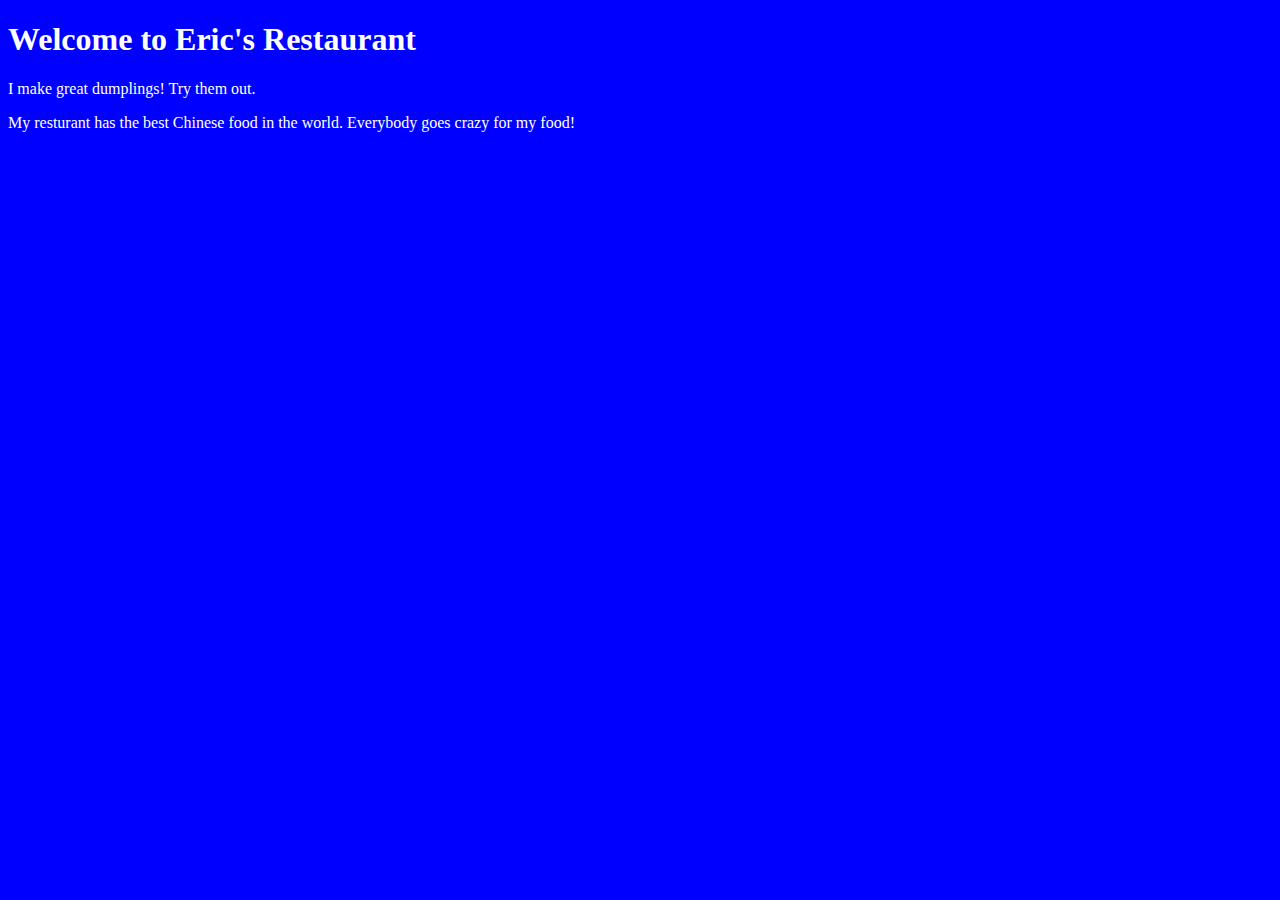
<file: unit_1/index.html>
<!DOCTYPE html>

<html>

<head>

<title>Eric's Restaurant</title>
<link rel="stylesheet" type="text/css" href="css/style.css">

</head>


<body>
	<h1>Welcome to Eric's Restaurant</h1>
	<p>I make great dumplings! Try them out.</p>
	<p>My resturant has the best Chinese food in the world. Everybody goes crazy for my food!</p>
</body>

</html>
</file>
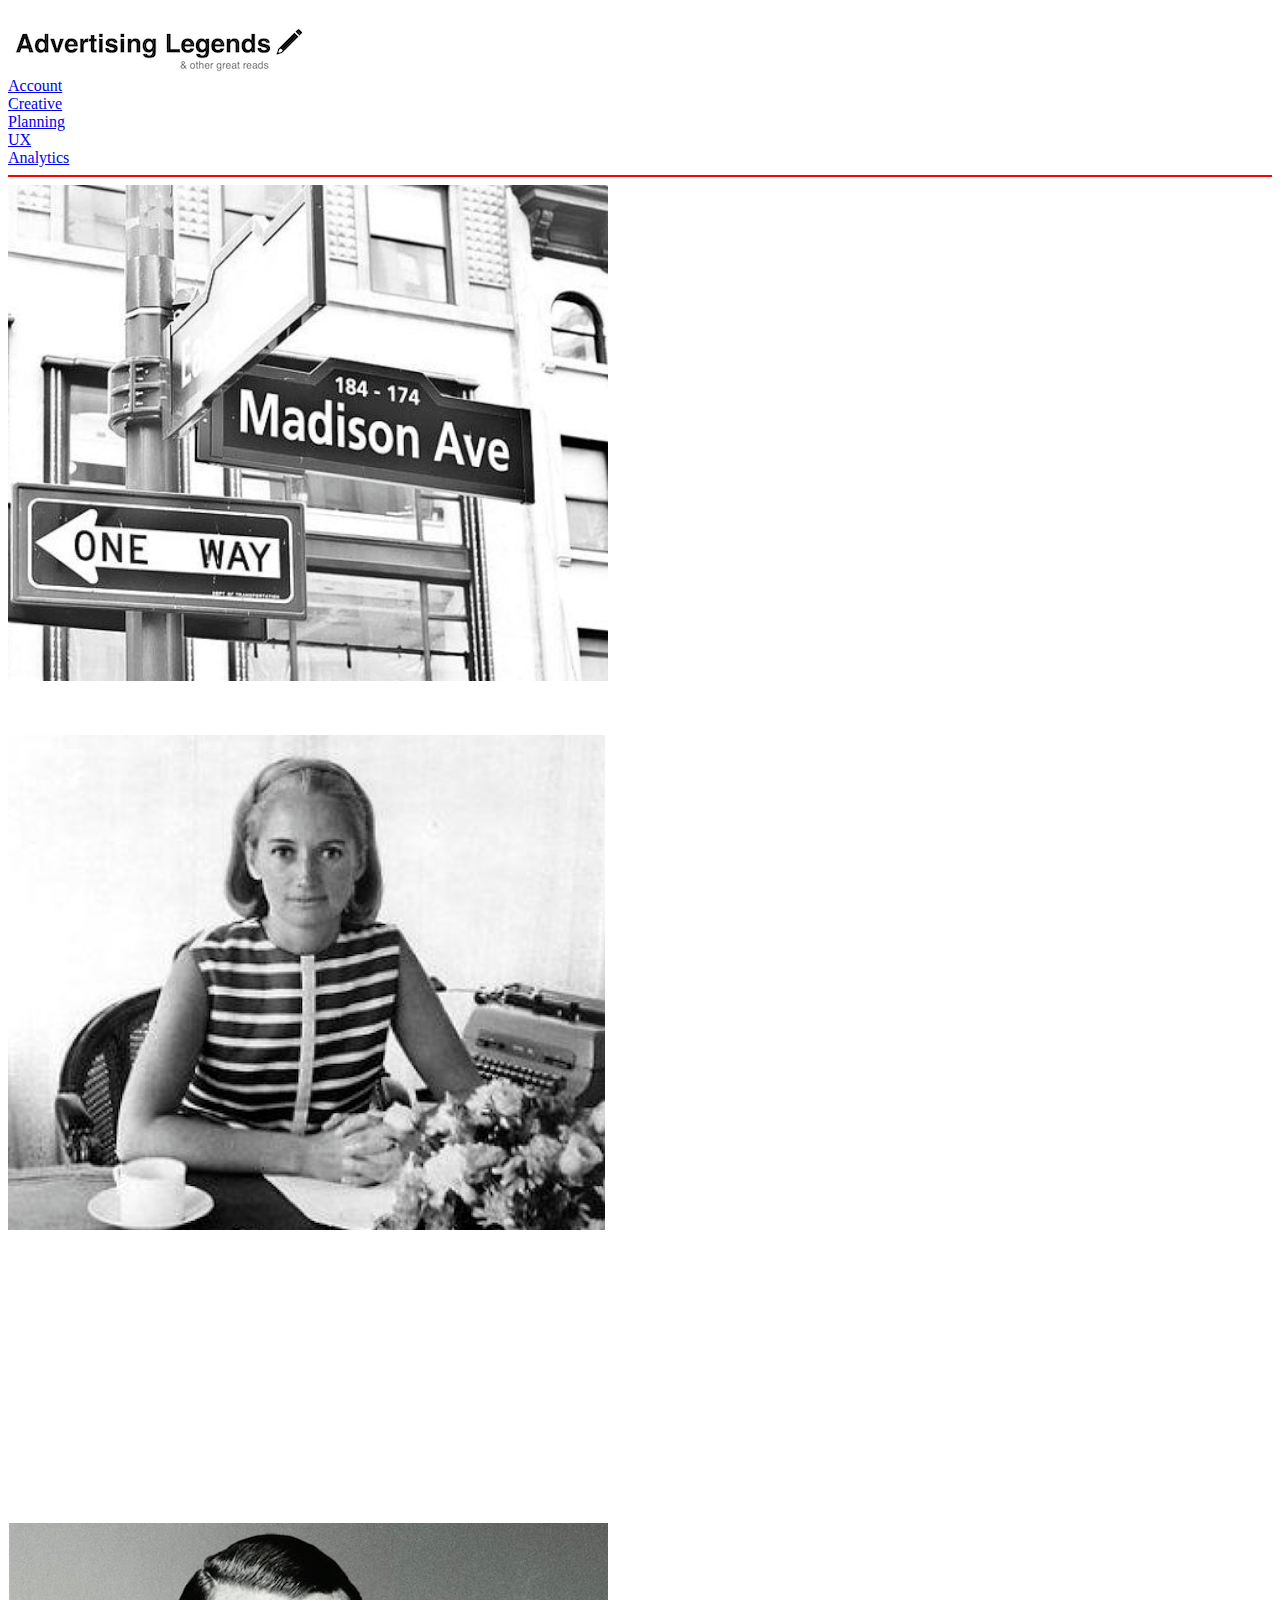
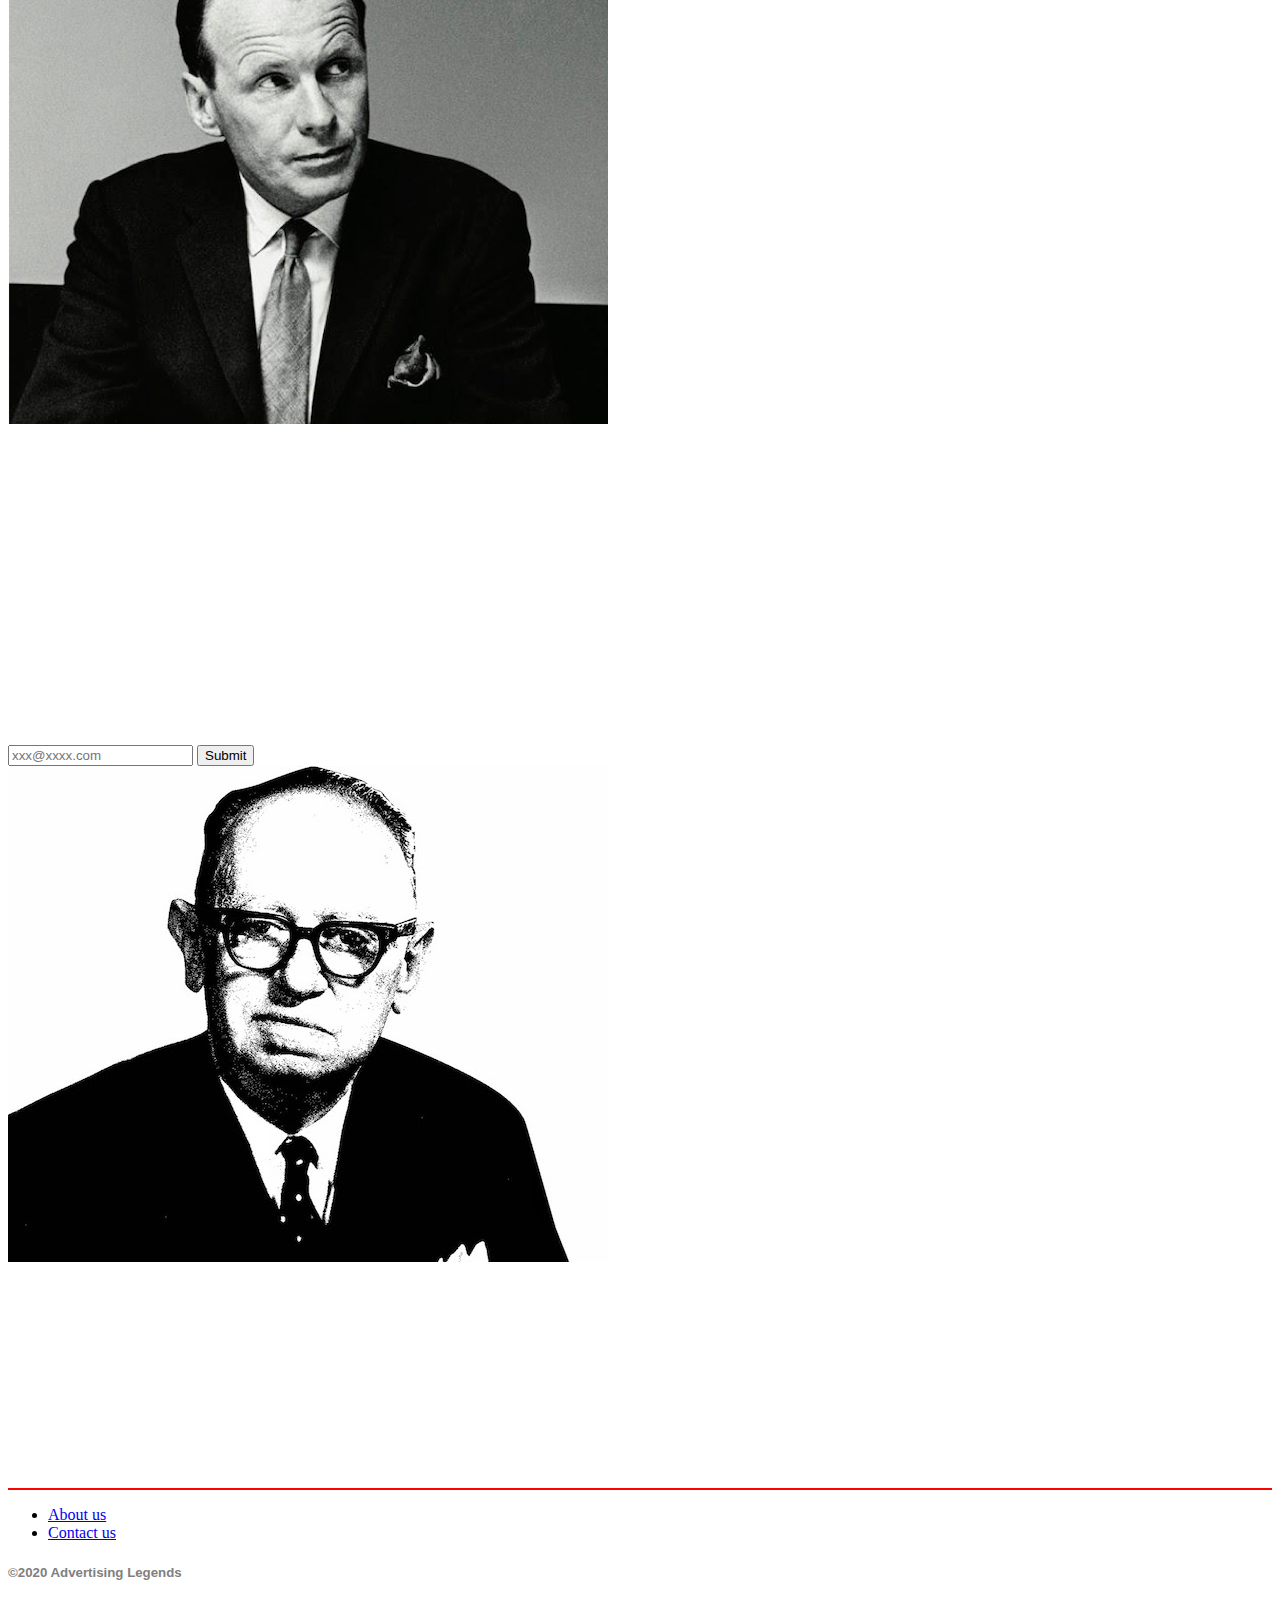
<file: unit_3/index.html>
<!DOCTYPE html>
<html>

<head>
	<link rel="stylesheet" href="css/style.css">
	<title>Advertising legends and other great reads</title>
	<style>@import url('https://fonts.googleapis.com/css?family=Playfair+Display|Source+Sans+Pro&display=swap')</style>
</head>

	<body>

		<section id="pagewidth">	

		<!navigation bar>

			<nav class="navigationbar">	
				<img src="images/advertising_ legends_logo300.png" alt="Advertising Legends and other great reads logo" class="logo">
				<nav ul>
					<li><a href="/account.html">Account</a></li>
					<li><a href="/creative.html">Creative</a></li>
					<li><a href="/planning.html">Planning</a></li>
					<li><a href="/ux.html">UX</a></li>
					<li><a href="/analytics.html">Analytics</a></li>
				</ul>
			</nav>
			<div class="clear"></div>
			<hr>

		<!hero bar>	
			
			<img src="images/madisonavenue.png" alt="hero image" class="hero">
			<section class="column2">
				<p class="heroheadline">Great books about advertising and the legends who built the industry.</p>
			</section>
			<div class="clear"></div>
			
		<!first bar>	

			<img src="images/marywellslawrence.png" alt="Mary Wells Lawrence" class="mary">
			<article class="column3">
			  	<h4>Post Added: December 2019</h4>
			  	<h1>"You can’t just be you. You have to double yourself. You have to read books on subjects you know nothing about. You have to travel to places you never thought of traveling. You have to meet every kind of person and endlessly stretch what you know."</h1>
			  	<h3>Mary Wells Lawrence</h3>
			  	<a href="/mary.html" class="readmore">Read more about Mary</a>
			</article>
			<div class="clear"></div>

		<!second bar>
			
			<img src="images/davidogilvy.png" alt="David Ogilvy" class="david">
			<article class="column4">
			  	<h4>Post Added: November 2019</h4>
			  	<h1>"When I write an advertisement, I don't want you to tell me that you find it 'creative.' I want you to find it so interesting that you buy the product."</h1>
			  	<h3>David Ogilvy</h3>
			  	<a href="/david.html" class="readmore">Read more about David</a>
			</article>
			<div class="clear"></div>
			
		<!sign up bar>
			<section class="signupbar">
				<h2>Sign up for more updates</h2>
				<p>Email address:</p>
				<form>
					<input type="email" name="email" placeholder="xxx@xxxx.com" required>
					<button type="submit">Submit</button>
				</form>
			</section>
			<div class="clear"></div>
			
		<!third bar>	
			
			<img src="images/leoburnett.jpg" alt="Leo Burnett" class="leo">
			<section class="column5">
				<h4>Post Added: October 2019</h4>
			  	<h1>"Make it simple. Make it memorable. Make it inviting to look at. Make it fun to read."</h1>
			  	<h3>Leo Burnett</h3>
			  	<a href="/leo.html" class="readmore">Read more about Leo</a>
			</section>
			<hr>
			<div class="clear"></div>
		</section>
	<!footer>
	<nav class="footerbar">
		<ul>
			<li><a href="/about us.html">About us</a></li>
			<li><a href="/contactus.html">Contact us</a></li>
		</ul>
		<h5>©2020 Advertising Legends</h5>
	</nav>
	<div class="clear"></div>
	
	</body>
</html>
</file>
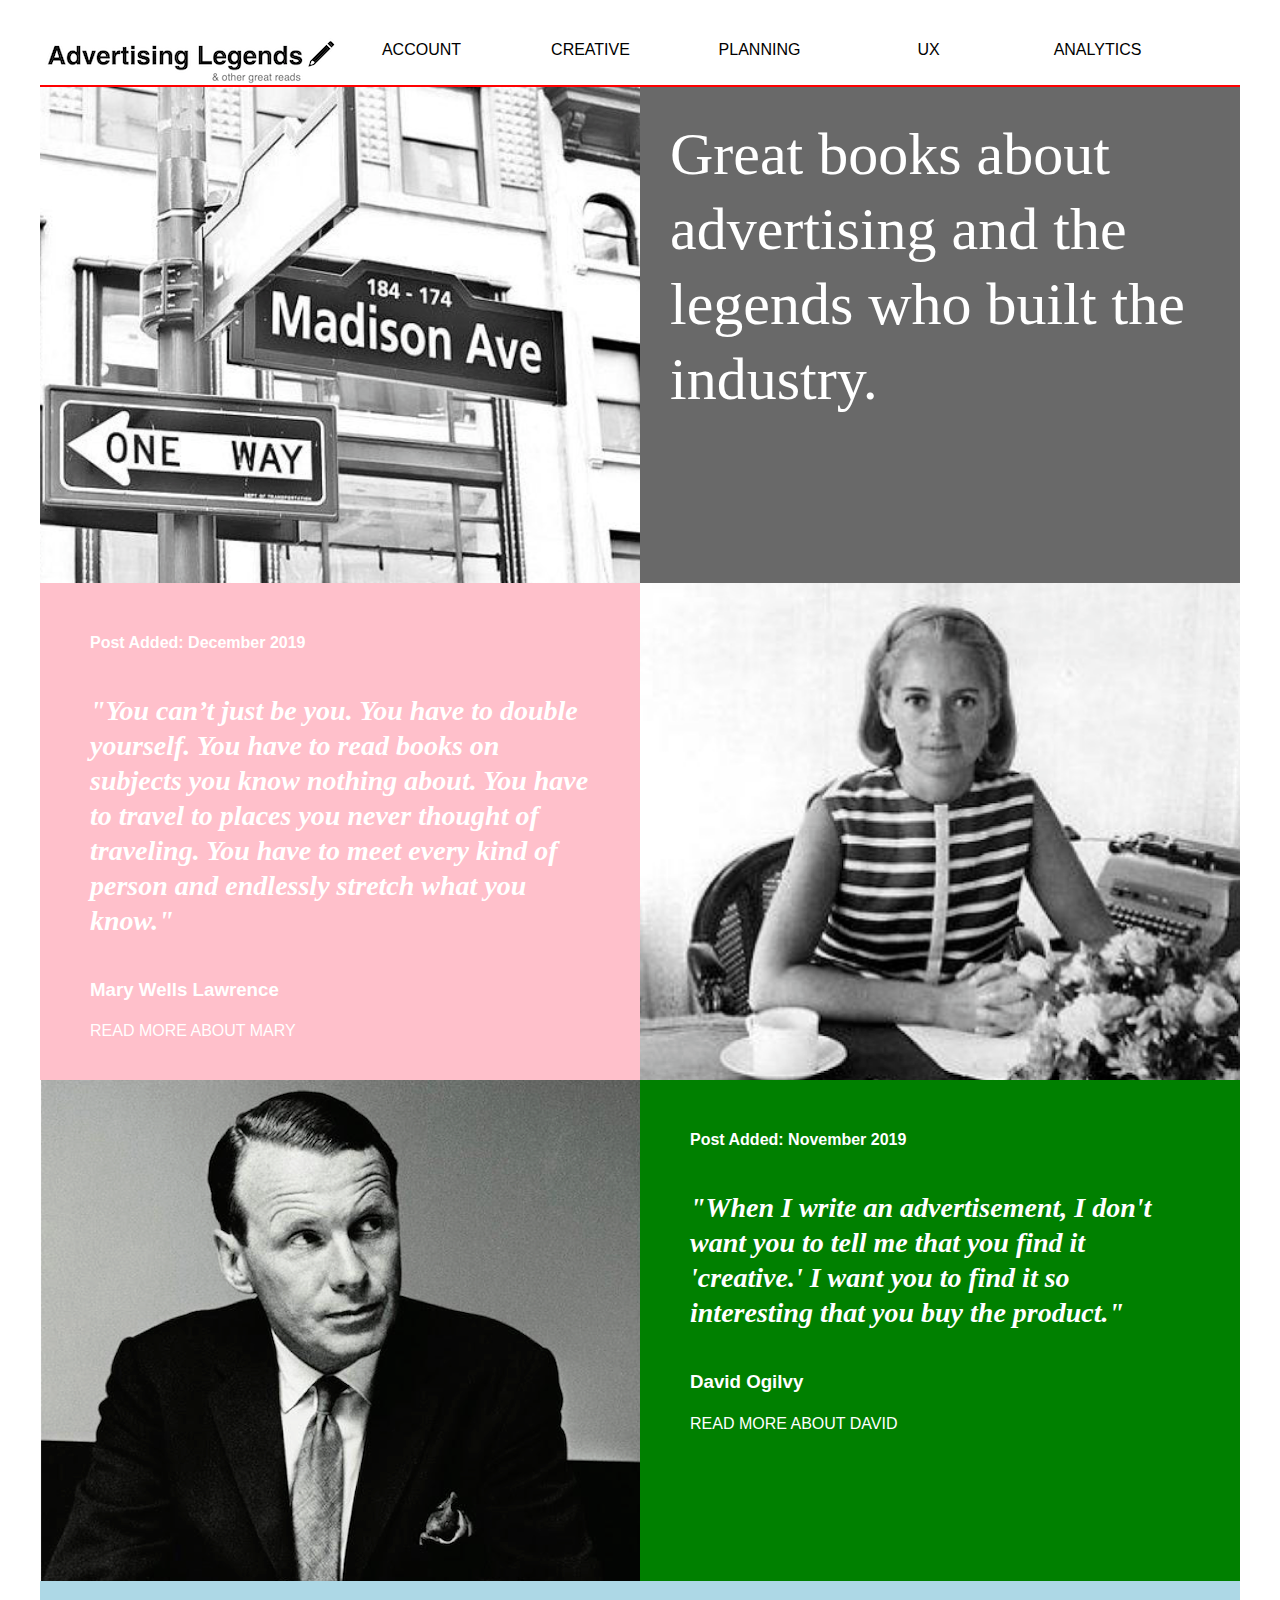
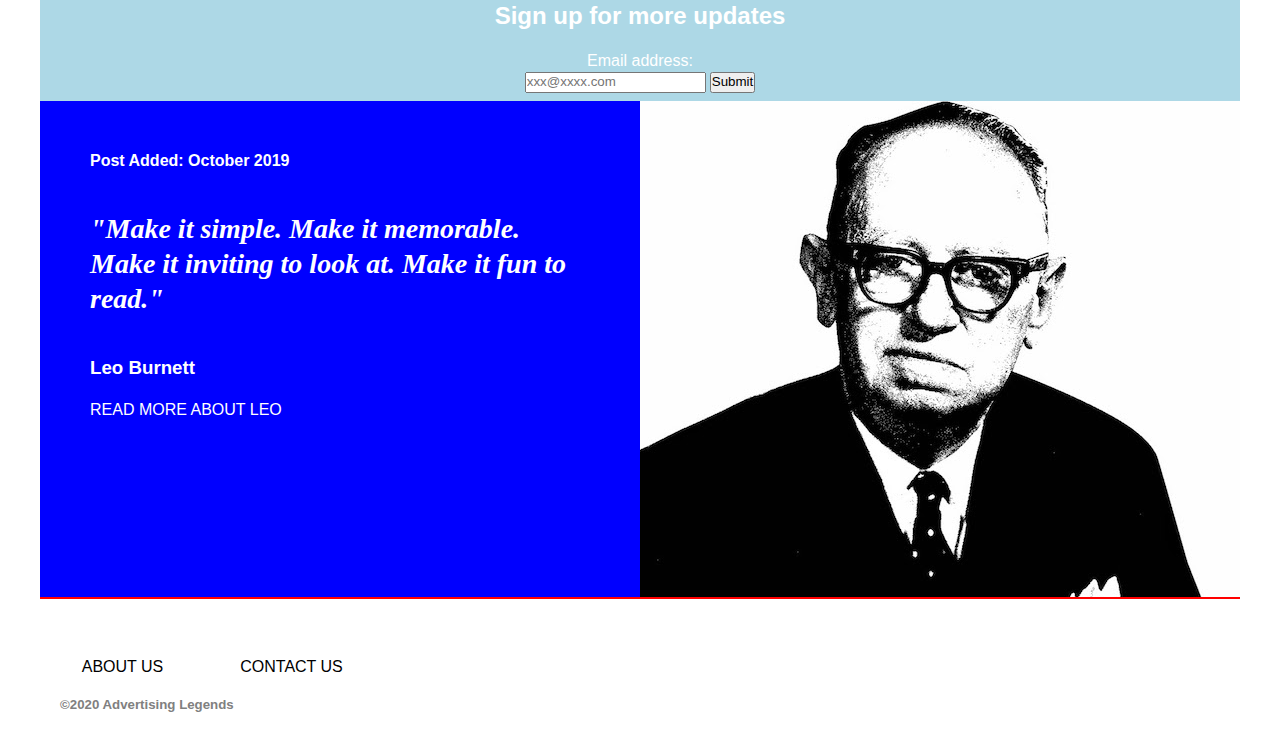
<file: unit_4/index.html>
<!DOCTYPE html>
<html>

<head>
	<link rel="stylesheet" href="css/style.css">
	<title>Advertising legends and other great reads</title>
	<style>@import url('https://fonts.googleapis.com/css?family=Amiri|Archivo+Black&display=swap')</style>
</head>

	<body>

		<section id="pagewidth">	

		<!navigation bar>

			<nav class="navigationbar">	
				<img src="images/advertising_legends_logo.png" alt="Advertising Legends and other great reads logo" class="logo">
				<nav ul>
					<li><a href="/account.html">Account</a></li>
					<li><a href="/creative.html">Creative</a></li>
					<li><a href="/planning.html">Planning</a></li>
					<li><a href="/ux.html">UX</a></li>
					<li><a href="/analytics.html">Analytics</a></li>
				</ul>
			</nav>
			<div class="clear"></div>
			<hr>

		<!hero bar>	
			
			<img src="images/madisonavenue.png" alt="hero image" class="hero">
			<section class="column2">
				<p class="heroheadline">Great books about advertising and the legends who built the industry.</p>
			</section>
			<div class="clear"></div>
			
		<!first bar>	

			<img src="images/marywellslawrence.png" alt="Mary Wells Lawrence" class="mary">
			<article class="column3">
			  	<h4>Post Added: December 2019</h4>
			  	<h1>"You can’t just be you. You have to double yourself. You have to read books on subjects you know nothing about. You have to travel to places you never thought of traveling. You have to meet every kind of person and endlessly stretch what you know."</h1>
			  	<h3>Mary Wells Lawrence</h3>
			  	<a href="/mary.html" class="readmore">Read more about Mary</a>
			</article>
			<div class="clear"></div>

		<!second bar>
			
			<img src="images/davidogilvy.png" alt="David Ogilvy" class="david">
			<article class="column4">
			  	<h4>Post Added: November 2019</h4>
			  	<h1>"When I write an advertisement, I don't want you to tell me that you find it 'creative.' I want you to find it so interesting that you buy the product."</h1>
			  	<h3>David Ogilvy</h3>
			  	<a href="/david.html" class="readmore">Read more about David</a>
			</article>
			<div class="clear"></div>
			
		<!sign up bar>
			<section class="signupbar">
				<h2>Sign up for more updates</h2>
				<p>Email address:</p>
				<form>
					<input type="email" name="email" placeholder="xxx@xxxx.com" required>
					<button type="submit">Submit</button>
				</form>
			</section>
			<div class="clear"></div>
			
		<!third bar>	
			
			<img src="images/leoburnett.jpg" alt="Leo Burnett" class="leo">
			<section class="column5">
				<h4>Post Added: October 2019</h4>
			  	<h1>"Make it simple. Make it memorable. Make it inviting to look at. Make it fun to read."</h1>
			  	<h3>Leo Burnett</h3>
			  	<a href="/leo.html" class="readmore">Read more about Leo</a>
			</section>
			<hr>
			<div class="clear"></div>
		</section>
	<!footer>
	<nav class="footerbar">
		<ul>
			<li><a href="/aboutus.html">About us</a></li>
			<li><a href="/contactus.html">Contact us</a></li>
		</ul>
		<h5>©2020 Advertising Legends</h5>
	</nav>
	<div class="clear"></div>
	
	</body>
</html>
</file>
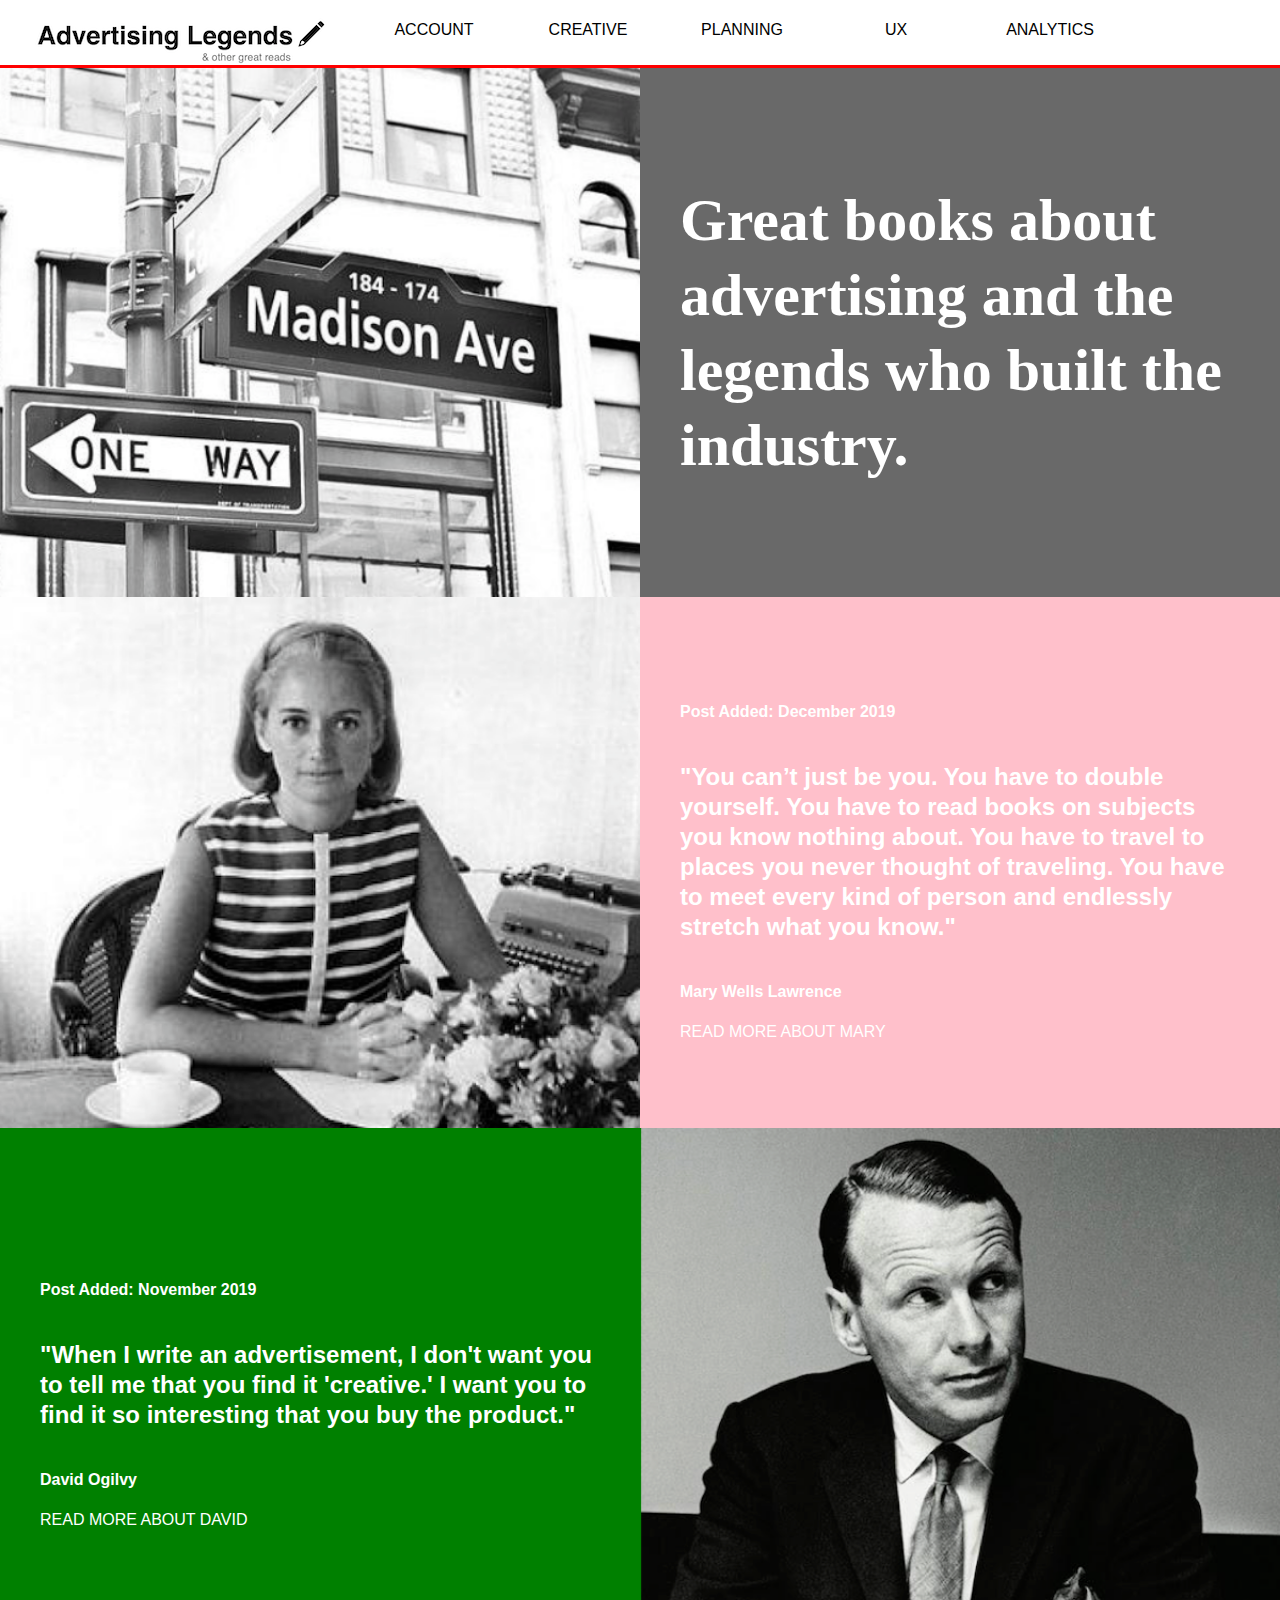
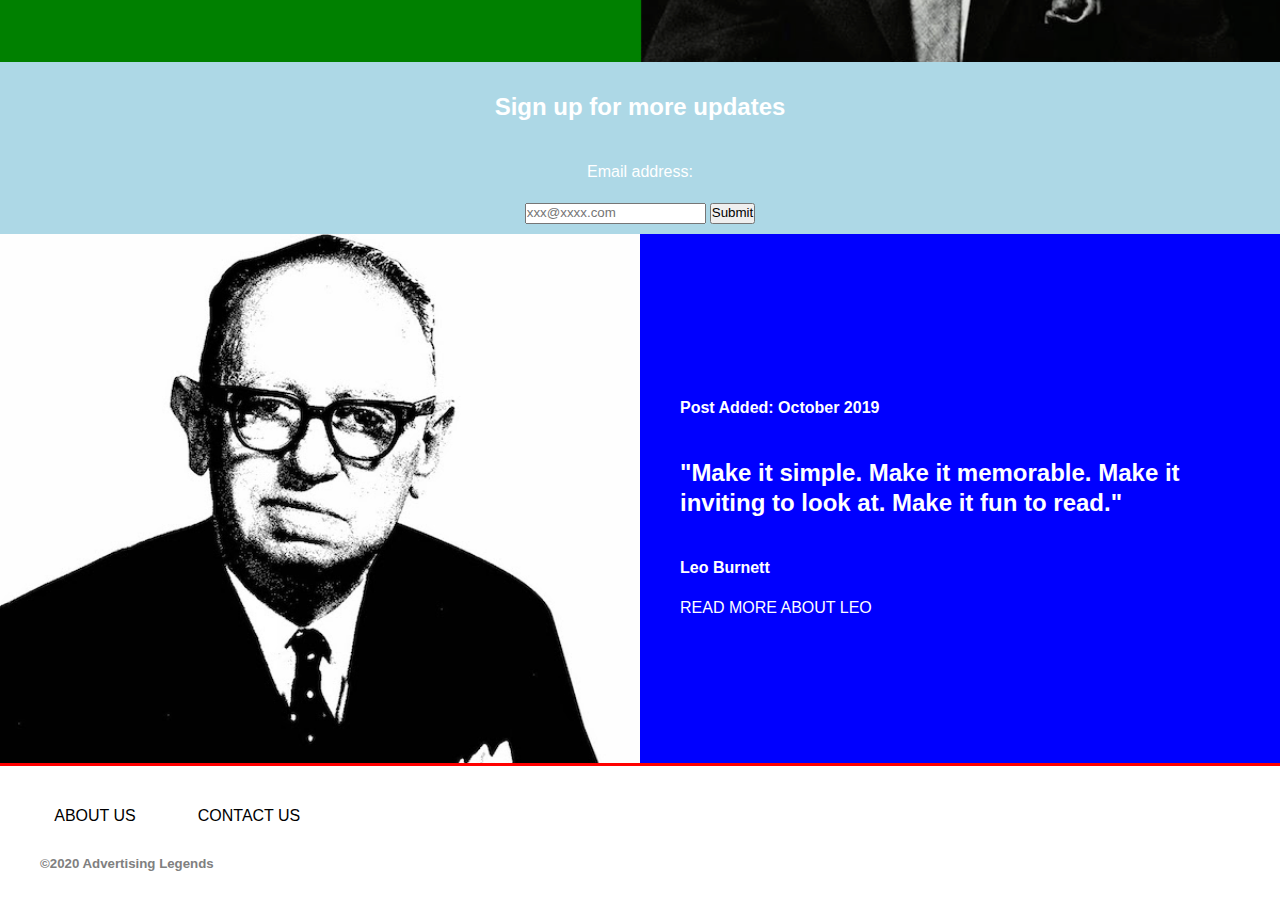
<file: unit_5/index.html>
<!DOCTYPE html>
<html>

<head>
	<link rel="stylesheet" href="css/style.css">
	<title>Advertising legends and other great reads</title>
	<style>@import url('https://fonts.googleapis.com/css?family=Amiri|Archivo+Black&display=swap')</style>
</head>

<body>	

	<!--navigation bar-->
		<nav class="navigationbar">	
			<img src="images/legends_logo.png" alt="Legends and other great reads logo" class="logo">
			<ul>
				<li><a href="/account.html">Account</a></li>
				<li><a href="/creative.html">Creative</a></li>
				<li><a href="/planning.html">Planning</a></li>
				<li><a href="/ux.html">UX</a></li>
				<li><a href="/analytics.html">Analytics</a></li>
			</ul>	
		</nav>

	<!--hero bar-->	
		<section class="column herocopy">
			<img src="images/madisonavenue.png" alt="hero image">
			<h1 class="heroheadline">Great books about advertising and the legends who built the industry.</h1>
		</section>
			
	<!--first bar-->	
		<article class="column columnmary">
			<img src="images/marywellslawrence.png" alt="Mary Wells Lawrence">
			<div>
			  	<h4>Post Added: December 2019</h4>
			  	<h2>"You can’t just be you. You have to double yourself. You have to read books on subjects you know nothing about. You have to travel to places you never thought of traveling. You have to meet every kind of person and endlessly stretch what you know."</h2>
			  	<h4>Mary Wells Lawrence</h4>
			  	<a href="/mary.html" class="readmore">Read more about Mary</a>
			 </div>
		</article>

	<!--second bar-->
		<article class="column columndavid">
			<img src="images/davidogilvy.png" alt="David Ogilvy" class="david">
			<div>
			  	<h4>Post Added: November 2019</h4>
			  	<h2>"When I write an advertisement, I don't want you to tell me that you find it 'creative.' I want you to find it so interesting that you buy the product."</h2>
			  	<h4>David Ogilvy</h4>
			  	<a href="/david.html" class="readmore">Read more about David</a>
			 </div>
		</article>
			
	<!--sign up bar-->
		<section class="signupbar">
			<h2>Sign up for more updates</h2>
			<p>Email address:</p>
			<form>
				<input type="email" name="email" placeholder="xxx@xxxx.com" required>
				<button type="submit">Submit</button>
			</form>
		</section>
			
	<!--third bar-->	
		<article class="column columnleo">
			<img src="images/leoburnett.jpg" alt="Leo Burnett" class="leo">
			<div>
				<h4>Post Added: October 2019</h4>
			  	<h2>"Make it simple. Make it memorable. Make it inviting to look at. Make it fun to read."</h2>
			  	<h4>Leo Burnett</h4>
			  	<a href="/leo.html" class="readmore">Read more about Leo</a>
			 </div>
		</article>
</body>

<!--footer-->
<footer class="footerbar">
	<ul>
		<li><a href="/aboutus.html">About us</a></li>
		<li><a href="/contactus.html">Contact us</a></li>
	</ul>
	<h5>©2020 Advertising Legends</h5>
</footer>
	
</html>
</file>
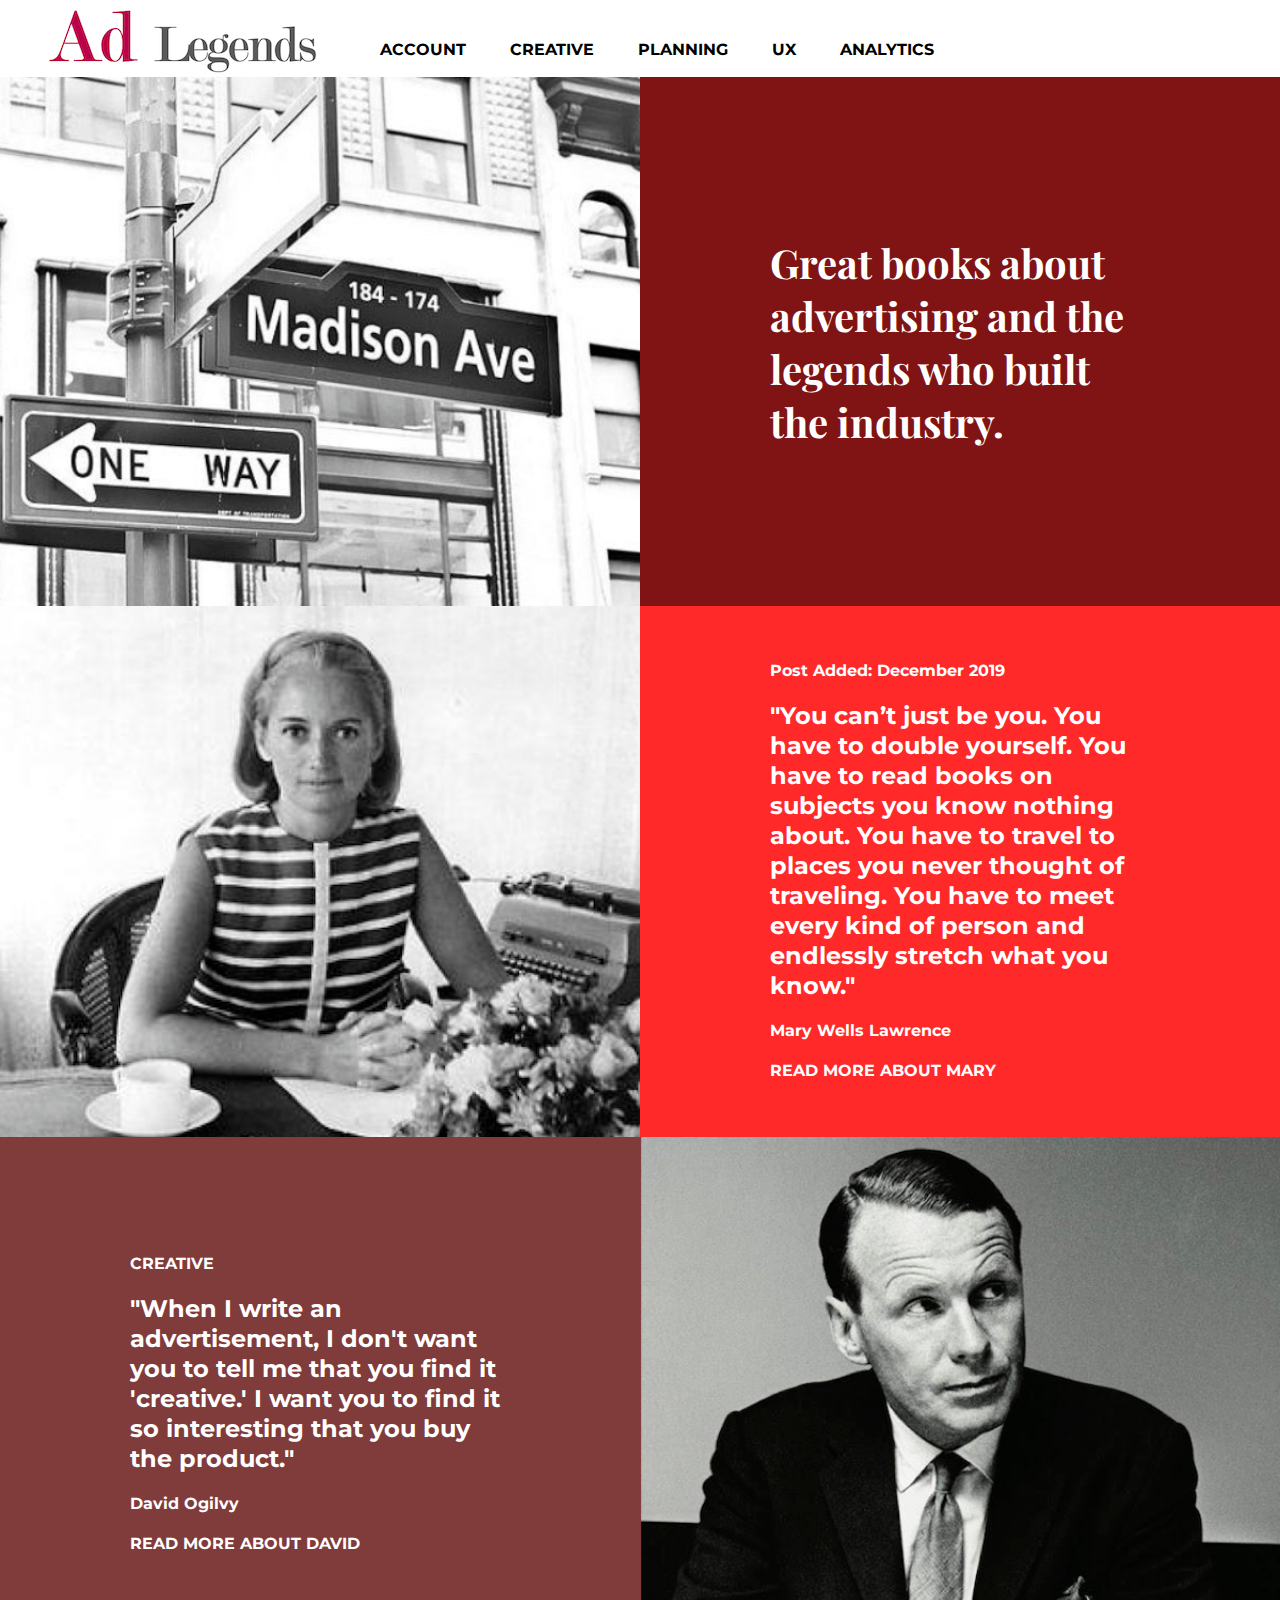
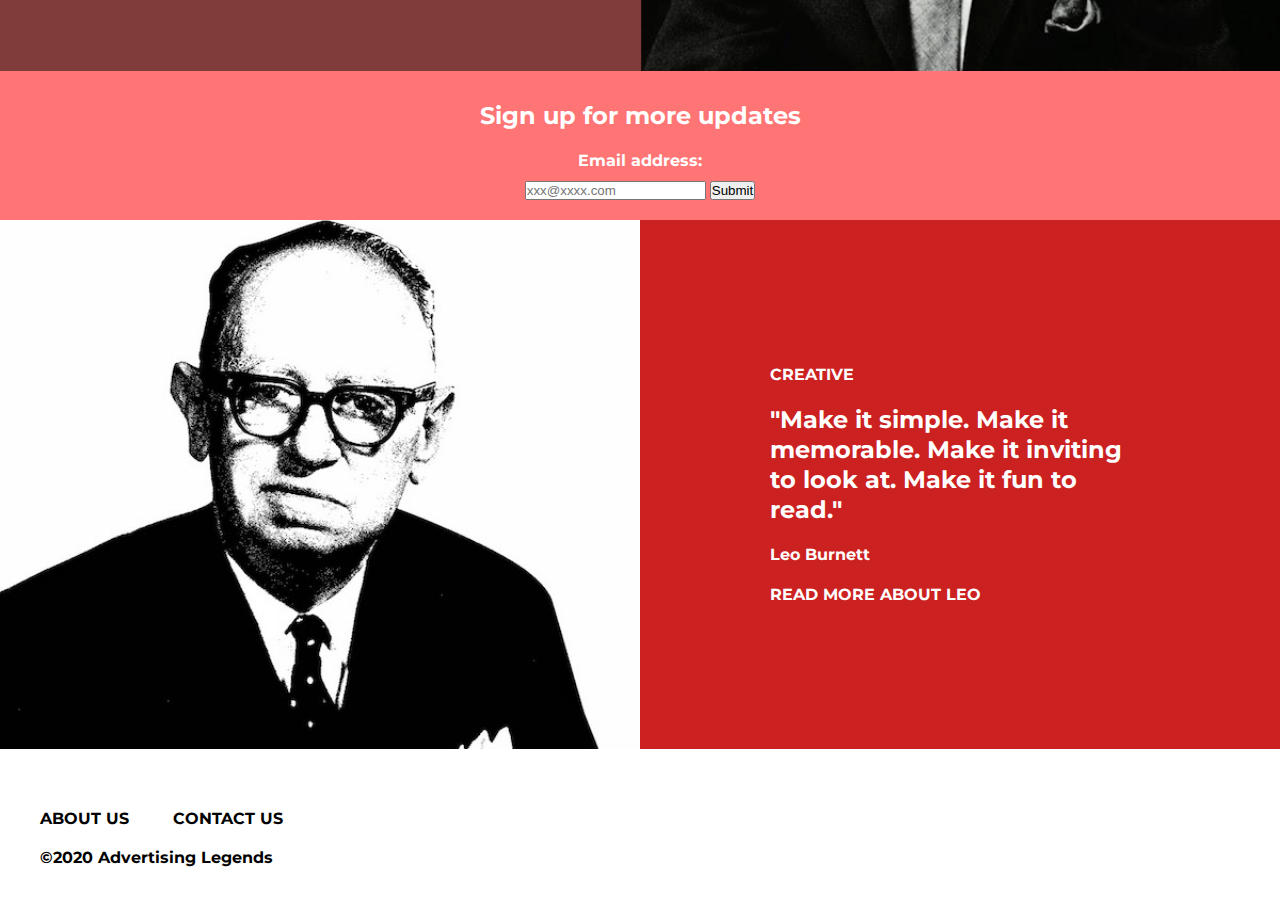
<file: unit_8/index.html>
<!DOCTYPE html>
<html>

<head>
	<link rel="stylesheet" href="css/style.css">
	<title>Advertising legends and other great reads</title>
	<style>@import url('https://fonts.googleapis.com/css?family=Montserrat|Playfair+Display&display=swap')</style>
	<meta name="viewport" content="width=device-width, initial-scale=1">
</head>

<body>	

	<!--navigation bar-->
	<nav class="navigationbar">	
		<img src="images/legends_logo.png" alt="Legends and other great reads logo" class="logo">
		<navbar>
			<a href="/account.html">Account</a>				
			<a href="/creative.html">Creative</a>
			<a href="/planning.html">Planning</a>
			<a href="/ux.html">UX</a>
			<a href="/analytics.html">Analytics</a>
		</navbar>	
	</nav>

	<!--hero bar-->	
		<section class="column herocopy">
			<img src="images/madisonavenue.png" alt="hero image">
			<h1 class="heroheadline">Great books about advertising and the legends who built the industry.</h1>
		</section>
			
	<!--first bar-->	
		<article class="column columnmary">
			<img src="images/marywellslawrence.png" alt="Mary Wells Lawrence">
			<div>
			  	<h4>Post Added: December 2019</h4>
			  	<h2>"You can’t just be you. You have to double yourself. You have to read books on subjects you know nothing about. You have to travel to places you never thought of traveling. You have to meet every kind of person and endlessly stretch what you know."</h2>
			  	<h4>Mary Wells Lawrence</h4>
			  	<a href="/mary.html" class="readmore">Read more about Mary</a>
			 </div>
		</article>

	<!--second bar-->
	<article class="column columndavid">
		<img src="images/davidogilvy.png" alt="David Ogilvy" class="david">
		<div>
			<h4>CREATIVE</h4>
			<h2>"When I write an advertisement, I don't want you to tell me that you find it 'creative.' I want you to find it so interesting that you buy the product."</h2>
			<h4>David Ogilvy</h4>
			<a href="/david.html" class="readmore">Read more about David</a>
		</div>
	</article>
			
	<!--sign up bar-->
	<section class="signupbar">
		<h2>Sign up for more updates</h2>
		<h4>Email address:</h4>
		<form>
			<input type="email" name="email" placeholder="xxx@xxxx.com" required>
			<button type="submit">Submit</button>
			</form>
	</section>
			
	<!--third bar-->	
	<article class="column columnleo">
		<img src="images/leoburnett.jpg" alt="Leo Burnett" class="leo">
		<div>
			<h4>CREATIVE</h4>
			<h2>"Make it simple. Make it memorable. Make it inviting to look at. Make it fun to read."</h2>
			<h4>Leo Burnett</h4>
			<a href="/leo.html" class="readmore">Read more about Leo</a>
		 </div>
	</article>
	
	<!--footer-->
	<footer class="footerbar">
		<footerbar>
			<a href="aboutus.html">About us</a>
			<a href="contactus.html">Contact us</a>
			<h5>©2020 Advertising Legends</h5> 
		</footerbar>
	</footer>
</body>
	
</html>
</file>
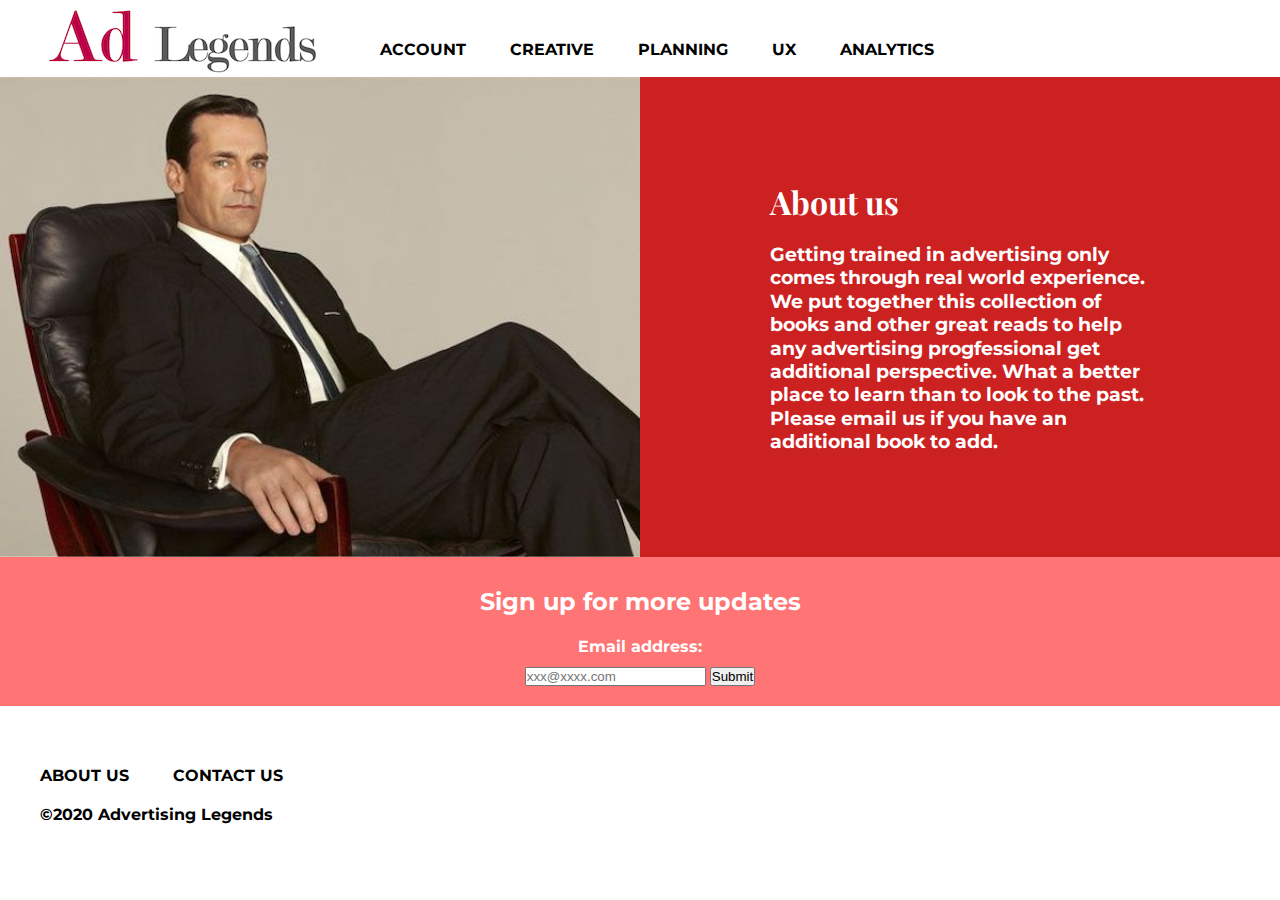
<file: unit_8/aboutus.html>
<!DOCTYPE html>
<html>

<head>
	<link rel="stylesheet" href="css/style.css">
	<title>Advertising legends and other great reads</title>
	<style>@import url('https://fonts.googleapis.com/css?family=Montserrat|Playfair+Display&display=swap')</style>
	<meta name="viewport" content="width=device-width, initial-scale=1">
</head>

<body>	

	<!--navigation bar-->
	<nav class="navigationbar">	
		<img src="images/legends_logo.png" alt="Legends and other great reads logo" class="logo">
		<navbar>
			<a href="/account.html">Account</a>				
			<a href="/creative.html">Creative</a>
			<a href="/planning.html">Planning</a>
			<a href="/ux.html">UX</a>
			<a href="/analytics.html">Analytics</a>
		</navbar>	
	</nav>

	<!--hero bar-->	
	</section>
		<article class="column columnaboutus">
		<img src="images/aboutushero.jpg" alt="about us image">
		<div>
			<h1>About us</h1>
			<h3>Getting trained in advertising only comes through real world experience. We put together this collection of books and other great reads to help any advertising progfessional get additional perspective. What a better place to learn than to look to the past. Please email us if you have an additional book to add.</h3>
		 </div>
	</article>
			
	<!--sign up bar-->
	<section class="signupbar">
		<h2>Sign up for more updates</h2>
		<h4>Email address:</h4>
		<form>
			<input type="email" name="email" placeholder="xxx@xxxx.com" required>
			<button type="submit">Submit</button>
			</form>
	</section>
	
	<!--footer-->
	<footer class="footerbar">
		<footerbar>
			<a href="/aboutus.html">About us</a>
			<a href="/contactus.html">Contact us</a>
			<h5>©2020 Advertising Legends</h5> 
		</footerbar>
	</footer>
</body>
	
</html>
</file>
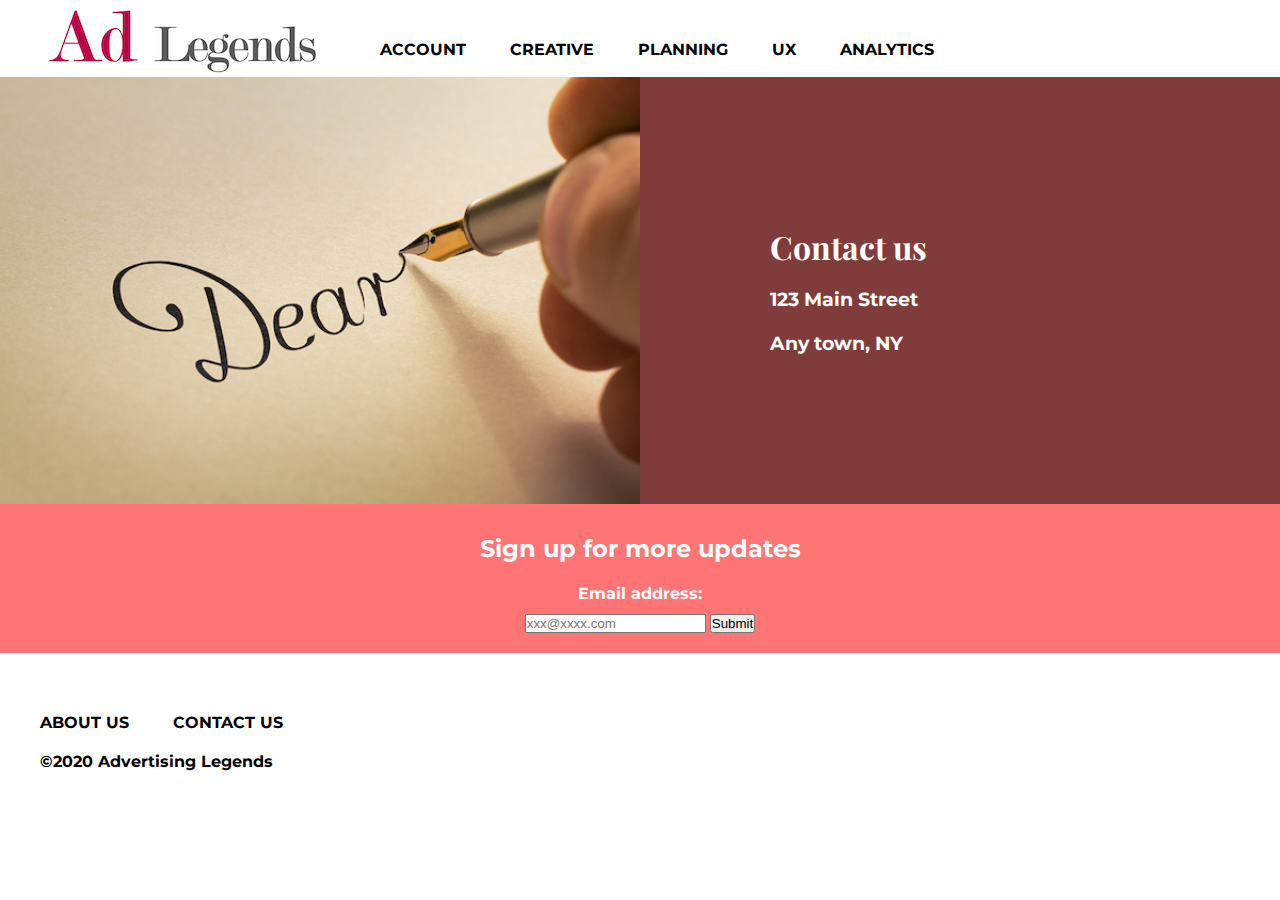
<file: unit_8/contactus.html>
<!DOCTYPE html>
<html>

<head>
	<link rel="stylesheet" href="css/style.css">
	<title>Advertising legends and other great reads: Contact us</title>
	<style>@import url('https://fonts.googleapis.com/css?family=Montserrat|Playfair+Display&display=swap')</style>
	<meta name="viewport" content="width=device-width, initial-scale=1">
</head>

<body>	

	<!--navigation bar-->
	<nav class="navigationbar">	
		<a href="index.html" class="clickablelogo"><img src="images/legends_logo.png" alt="Legends and other great reads logo" class="logo">
		<navbar>
			<a href="/account.html">Account</a>				
			<a href="/creative.html">Creative</a>
			<a href="/planning.html">Planning</a>
			<a href="/ux.html">UX</a>
			<a href="/analytics.html">Analytics</a>
		</navbar>	
	</nav>

	<!--hero bar-->	
	</section>
		<article class="column columncontactus">
		<img src="images/contactus.jpg" alt="contact us image">
		<div>
			<h1>Contact us</h1>
			<h3>123 Main Street</h3>
			<h3>Any town, NY</h3>
		 </div>
	</article>
			
	<!--sign up bar-->
	<section class="signupbar">
		<h2>Sign up for more updates</h2>
		<h4>Email address:</h4>
		<form>
			<input type="email" name="email" placeholder="xxx@xxxx.com" required>
			<button type="submit">Submit</button>
			</form>
	</section>
	
	<!--footer-->
	<footer class="footerbar">
		<footerbar>
			<a href="aboutus.html">About us</a>
			<a href="contactus.html">Contact us</a>
			<h5>©2020 Advertising Legends</h5> 
		</footerbar>
	</footer>
</body>
	
</html>
</file>
<file: unit_1/css/style.css>
body {
	background-color: blue;
}

h1, p {
	color: white; 
}
</file>
<file: unit_3/css/style.css>
.navigation {
	display: inline-block;
	width: 125px;
	text-align: center;
	margin: 10px;
	font-family: Helvetica, Arial, sans-serif;
	color: dimgray;
}

hr {
  border-style: solid;
  border-color: red;
}

.barcontainer1 {
	width: 1200px;
}

#column1 {
  	width: 600px;
  	height: 496px;
  	float: left; 
}

#column2 {
  	background-color: gray;
	width: 600px;
	height: 496px;
	text-align: center;
	float: right;
}

#column3 {
  	background-color: pink;
	width: 600px;
	height: 496px;
	text-align: center;
	float: left;
}

#column6 {
	width: 600px;
	height: 496px;
	float: right;
}

#column4 {
  	background-color: green;
	width: 600px;
	height: 496px;
	text-align: center;
	float: right;
}

#column5 {
  	background-color: blue;
	width: 600px;
	height: 496px;
	text-align: center;
	float: right;
}

h1 { 
    color: #fff; 
    font-style: italic;
    font-family: Helvetica, Arial, sans-serif; 
}

h2 { 
    color: #fff; 
    font-family: Helvetica, Arial, sans-serif; 
}

h3 { 
    color: #fff; 
    font-family: Helvetica, Arial, sans-serif; 
}

h4 { 
    color: white; 
    font-family: Helvetica, Arial, sans-serif; 
}

h5 { 
    color: gray; 
    font-family: Helvetica, Arial, sans-serif; 
}

p { 
    color: #fff; 
    font-family: Helvetica, Arial, sans-serif; 
}

#signupbar {
 	background-color: lightblue;
	width: 1200px;
	height: 200px;
	text-align: center;
	float: left;
}

.readmore {
 	color: white; 
    font-family: Helvetica, Arial, sans-serif;
}

.footer {
	display: inline-block;
	width: 125px;
	text-align: left;
	margin: 10px;
	font-family: Helvetica, Arial, sans-serif;
	color: dimgray;
}
</file>
<file: unit_4/css/style.css>
* {
	margin: 0em; 
	padding: 0;
	box-sizing: border-box;
	line-height:1.25em;
}

#pagewidth {
	width: 1240px;
	margin: 0 auto;
	overflow: hidden;
	padding: 20px; 
	background: white;
}

.navigationbar {
	height: 299px;
	width: auto;
}

.navigationbar:after {
	content: "";
	display: block;
	height: 0;
	clear: both;
}

.logo {
	float: left;
}

ul {
	list-style-type: none;
}

li {
	display: inline-block;
	width: 125px;
	text-align: center;
	margin: 20px 20px 0px 20px;
}

a {
	font-family: 'Source Sans Pro', sans-serif;
	text-decoration: none;
	text-transform: uppercase;
	color: black;
}

hr {
  border-style: solid;
  border-color: red;
}

.hero {
	float: left;
	width: 50%;
	image-rendering: cover;
}

.mary {
	float: right;
	width: 50%;
	image-rendering: cover;
}

.david {
	float: left;
	width: 50%;
	image-rendering: cover;
}

.leo {
	float: right;
	width: 50%;
	image-rendering: cover;
}

.column2 {
	width: 50%;
	height: 496px;
	text-align: left;
	background-color: dimgray;
	padding: 30px;
	overflow: hidden;
}

.column2:after {
	content: "";
	display: block;
	height: 0;
	clear: both;
}

.clear {
  	clear: both;
}

.column3 {
  	background-color: pink;
	width: 50%;
	height: 497px;
	text-align: left;
	padding: 30px;
	overflow: hidden;
}

.column3:after {
	content: "";
	display: block;
	height: 0;
	clear: both;
}

.column4 {
  	background-color: green;
	width: 50%;
	height: 501px;
	text-align: left;
	padding: 30px;
	overflow: hidden; 
}

.column4:after {
	content: "";
	display: block;
	height: 0;
	clear: both;
}

.column5 {
  	background-color: blue;
	width: 50%;
	height: 496px;
	text-align: left;
	padding: 30px; 
	overflow: hidden;
}

.column5:after {
	content: "";
	display: block;
	height: 0;
	clear: both;
}

.heroheadline { 
    color: #fff; 
    font-style: bold;
    font-family: 'Playfair Display', serif;
    font-size: 60px;
    line-height:1.25em;
}

h1 { 
    color: #fff; 
    font-style: italic;
    font-family: 'Playfair Display', serif;
    Font-size: 28px;
    line-height:1.25em;
    padding: 20px;
}

h2 { 
    color: #fff; 
    font-family: 'Source Sans Pro', sans-serif;
    padding: 20px; 
}

h3 { 
    color: #fff; 
    font-family: 'Source Sans Pro', sans-serif;
    padding: 20px;
}

h4 { 
    color: white; 
    font-family: 'Source Sans Pro', sans-serif;
    padding: 20px;
}

h5 { 
    color: gray; 
    font-family: 'Source Sans Pro', sans-serif;
    padding: 20px;
}

p { 
    color: #fff; 
    font-family: 'Source Sans Pro', sans-serif;
}

.signupbar {
 	background-color: lightblue;
	height: 120px;
	text-align: center;
	overflow: hidden;
}

.signupbar:after {
	content: "";
	display: block;
	height: 0;
	clear: both;
}

.readmore {
 	color: white; 
    font-family: 'Source Sans Pro', sans-serif;
    padding: 20px;
}

.footerbar {
	width: 1240px;
	height: 120px;
	margin: 0 auto; 
	text-align: left;
	vertical-align: text-top;
	overflow: hidden;
	background-color: white;
	padding: 20px;
}


.footerbar:after {
	content: "";
	display: block;
	height: 0;
	clear: both;
}
</file>
<file: unit_5/css/style.css>
* {
	margin: 0em; 
	padding: 0;
	box-sizing: border-box;
	line-height: 1.25em;
}

.navigationbar {
  	border-bottom: solid red;
}

.navigationbar:after {
	content: "";
	display: block;
	height: 0;
	clear: both;
}

.logo {
	float: left;
	padding: 0 30px;
}

ul {
	list-style-type: none;
}

li {
	display: inline-block;
	width: 150px;
	text-align: center;
	padding: 20px 20px 10px 20px;
}

a {
	font-family: 'Source Sans Pro', sans-serif;
	text-decoration: none;
	text-transform: uppercase;
	color: black;
}

.column {
	position: relative;
}

.column:after {
	content: "";
	display: block;
	height: 0;
	clear: both;
}

.column:nth-of-type(even) img {
	float: right;
	width: 50%;
}

.column:nth-of-type(odd) img {
	float: left;
	width: 50%;
}

.column:nth-of-type(even) div {
	left: 25%;
}

.column > div {
	position: absolute;
	top: 50%;
	left: 75%;
	transform: translate(-50%, -50%);
	width: 100%;
	max-width: 600px;
	clear: both;
}

.herocopy {
	background: dimgray;
}

.columnmary {
  	background-color: pink;
}

.columndavid {
  	background-color: green; 
}

.columnleo {
  	background-color: blue;
  	border-bottom: solid red;
}

.heroheadline { 
    color: #fff; 
    font-family: 'Playfair Display', serif;
    font-size: 60px;
	position: absolute;
	top: 50%;
	left: 75%;
	transform: translate(-50%, -50%);
	width: 100%;
	max-width: 600px;
	clear: both;
	border: 1px black;
}

h1 { 
    color: #fff; 
    font-family: 'Playfair Display', serif;
    padding: 20px;
}

h2, h3, h4, h5, p, .readmore { 
    font-family: 'Source Sans Pro', sans-serif;
    padding: 20px; 
}

h2, h4 { 
    color: white; 
}

h5 { 
    color: gray; 
}

p, h3, .readmore { 
    color: #fff; 
}

.signupbar {
 	background-color: lightblue;
	text-align: center;
	padding: 10px;
}

.signupbar:after {
	content: "";
	display: block;
	height: 0;
	clear: both;
}

.footerbar {
	margin: 0 auto; 
	text-align: left;
	vertical-align: text-top;
	background-color: white;
	padding: 20px;
}

.footerbar:after {
	content: "";
	display: block;
	height: 0;
	clear: both;
}
</file>
<file: unit_8/css/style.css>
* {
	margin: 0em; 
	padding: 0;
	box-sizing: border-box;
}

.navigationbar {
  	border-bottom: #FF2929;
}

.navigationbar:after, .column:after, .signupbar:after, .footerbar:after {
	content: "";
	display: block;
	height: 0;
	clear: both;
}

.logo {
	float: left;
	padding: 0 30px;
}


.clickablelogo {
	float: left;
	padding: 0px;
}

a {
	display: inline-block;
	padding: 40px 20px 0px 20px;
	font-family: 'Montserrat', sans-serif;
	text-decoration: none;
	font-weight:700;
	text-transform: uppercase;
	color: black;
}

a:hover {
  color: #FF7575;
}

.column {
	position: relative;
}

.column:nth-of-type(even) img {
	float: right;
	width: 50%;
}

.column:nth-of-type(odd) img {
	float: left;
	width: 50%;
}

.column:nth-of-type(even) div {
	left: 25%;
}

.column > div {
	position: absolute;
	top: 50%;
	left: 75%;
	transform: translate(-50%, -50%);
	width: 100%;
	max-width: 400px;
	clear: both;
}

.herocopy {
	background: #801414;
}

.columnmary {
  	background-color: #FF2929;
}

.columndavid, .columncontactus {
  	background-color: #803B3B; 
}

.columnleo, .columnaboutus {
  	background-color: #CC2121;
}

.heroheadline, .aboutushero { 
    color: #fff; 
    font-family: 'Playfair Display', serif;
    font-size: 2.5em;
	position: absolute;
	top: 50%;
	left: 75%;
	transform: translate(-50%, -50%);
	width: 100%;
	max-width: 400px;
	clear: both;
	border: 1px black;
}



h1 { 
    color: #fff; 
    font-family: 'Playfair Display', serif;
    padding: 10px;
    font-size: 2em;
}

h2, h3, h4, h5, p, .readmore { 
    font-family: 'Montserrat', sans-serif;
    padding: 10px; 
    line-height: 1.25em;
}

h2, h4, p, h3, .readmore { 
    color: white; 
}

h5 { 
    color: black;
    padding: 20px;
    font-size: 1em;  
}

.signupbar {
 	background-color: #FF7575;
	text-align: center;
	padding: 20px;
}

.footerbar {
	margin: 0 auto; 
	text-align: left;
	vertical-align: text-top;
	background-color: white;
	padding: 20px;
}


@media only screen and (max-width: 948px) {

	.column:nth-of-type(even) img, .column:nth-of-type(odd) img  {
		float: none;
		width: 100%;
		padding: 10px;
	}

	.column > div {
		position: initial;
		width: 100%;
		max-width: 100%;
		padding: 10px;
		transform: translate(0%, 0%);
	}

	.logo { 
		float: none;
		display: block;
  		margin-left: auto;
  		margin-right: auto;
  		width: 50%;
	}

	.clickablelogo {
		float: none;
		padding: 0px;
	}

	.heroheadline { 
    	font-size: 1.5em;
		position: initial;
		width: 100%;
		transform: translate(0%, 0%);
	}

	a {
		display: block;
		padding: 10px;
		text-align: center;
		font-size: 1em;
	}

	h1 { 
    	font-size: 1.5em;
    	padding: 20px;
	}

	h2 { 
		display: block;
 		font-size: 1.25em;
 		max-width: 100%;
	}
	
	h3 { 
 		font-size: .75em;
	}


	.signupbar, .footerbar {
		padding: 20px;
		text-align: center;
	}

}
</file>
